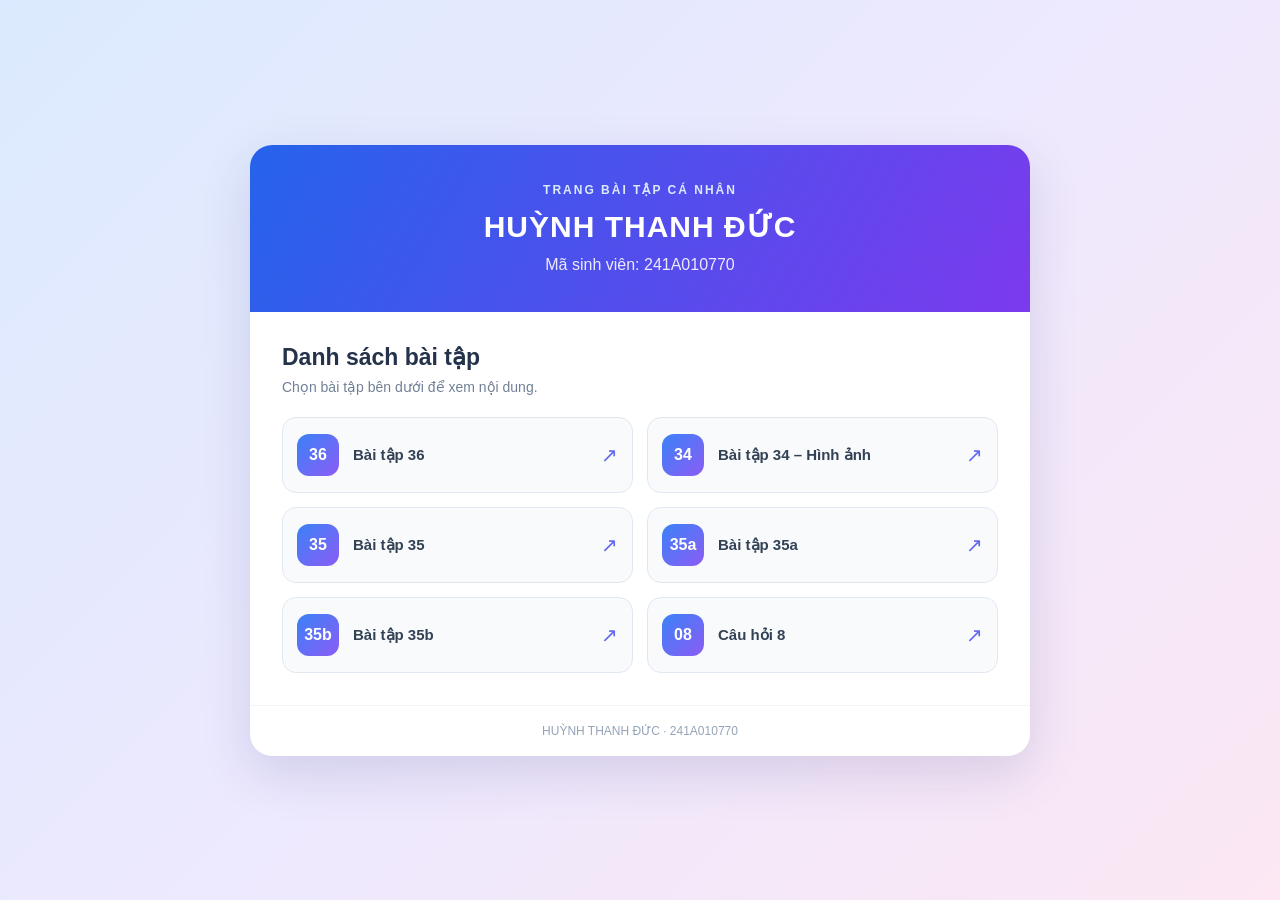
<file: index.html>
<!DOCTYPE html>
<html lang="vi">
<head>
    <meta charset="UTF-8">
    <meta name="viewport" content="width=device-width, initial-scale=1.0">
    <title>HUỲNH THANH ĐỨC_241A010770 | Danh sách bài tập</title>
    <link rel="stylesheet" href="style.css">
</head>
<body>
    <main class="container">
        <header class="header">
            <div class="header-label">TRANG BÀI TẬP CÁ NHÂN</div>
            <h1>HUỲNH THANH ĐỨC</h1>
            <p class="student-id">Mã sinh viên: 241A010770</p>
        </header>

        <section class="content">
            <h2>Danh sách bài tập</h2>
            <p class="description">Chọn bài tập bên dưới để xem nội dung.</p>

            <div class="link-list">
                <a class="link-card" href="https://bai36-ydf1.netlify.app/" target="_blank" rel="noopener noreferrer">
                    <span class="number">36</span>
                    <span class="link-name">Bài tập 36</span>
                    <span class="arrow">↗</span>
                </a>

                <a class="link-card" href="bai34.png" target="_blank" rel="noopener noreferrer">
                    <span class="number">34</span>
                    <span class="link-name">Bài tập 34 – Hình ảnh</span>
                    <span class="arrow">↗</span>
                </a>

                <a class="link-card" href="https://bai-tap-35.netlify.app/" target="_blank" rel="noopener noreferrer">
                    <span class="number">35</span>
                    <span class="link-name">Bài tập 35</span>
                    <span class="arrow">↗</span>
                </a>

                <a class="link-card" href="https://bai35a-9vim.netlify.app/" target="_blank" rel="noopener noreferrer">
                    <span class="number">35a</span>
                    <span class="link-name">Bài tập 35a</span>
                    <span class="arrow">↗</span>
                </a>

                <a class="link-card" href="https://bai35b-jxm9.netlify.app/" target="_blank" rel="noopener noreferrer">
                    <span class="number">35b</span>
                    <span class="link-name">Bài tập 35b</span>
                    <span class="arrow">↗</span>
                </a>

                <a class="link-card" href="https://b-i-t-p-19.netlify.app/" target="_blank" rel="noopener noreferrer">
                    <span class="number">08</span>
                    <span class="link-name">Câu hỏi 8</span>
                    <span class="arrow">↗</span>
                </a>
            </div>
        </section>

        <footer class="footer">
            HUỲNH THANH ĐỨC · 241A010770
        </footer>
    </main>
</body>
</html>
</file>
<file: style.css>
* {
    box-sizing: border-box;
}

body {
    margin: 0;
    min-height: 100vh;
    padding: 35px 16px;
    display: flex;
    justify-content: center;
    align-items: center;
    font-family: Arial, sans-serif;
    color: #24324a;
    background: linear-gradient(135deg, #dbeafe, #ede9fe, #fce7f3);
}

.container {
    width: 100%;
    max-width: 780px;
    overflow: hidden;
    background: #ffffff;
    border-radius: 22px;
    box-shadow: 0 18px 50px rgba(49, 46, 129, 0.15);
}

.header {
    padding: 38px 24px;
    text-align: center;
    color: white;
    background: linear-gradient(120deg, #2563eb, #7c3aed);
}

.header-label {
    margin-bottom: 12px;
    font-size: 12px;
    font-weight: bold;
    letter-spacing: 2px;
    color: #dbeafe;
}

.header h1 {
    margin: 0;
    font-size: 30px;
    letter-spacing: 1px;
}

.student-id {
    margin: 12px 0 0;
    color: #ede9fe;
    font-size: 16px;
}

.content {
    padding: 32px;
}

.content h2 {
    margin: 0 0 8px;
    font-size: 23px;
}

.description {
    margin: 0 0 22px;
    color: #718096;
    font-size: 14px;
}

.link-list {
    display: grid;
    grid-template-columns: repeat(2, minmax(0, 1fr));
    gap: 14px;
}

.link-card {
    min-height: 76px;
    display: flex;
    align-items: center;
    gap: 14px;
    padding: 14px;
    color: #334155;
    text-decoration: none;
    background: #f8fafc;
    border: 1px solid #e2e8f0;
    border-radius: 14px;
    transition: 0.2s ease;
}

.link-card:hover {
    transform: translateY(-3px);
    border-color: #818cf8;
    background: #eef2ff;
    box-shadow: 0 8px 20px rgba(99, 102, 241, 0.12);
}

.number {
    width: 42px;
    height: 42px;
    display: grid;
    place-items: center;
    flex-shrink: 0;
    color: white;
    font-weight: bold;
    background: linear-gradient(135deg, #3b82f6, #8b5cf6);
    border-radius: 12px;
}

.link-name {
    flex: 1;
    font-size: 15px;
    font-weight: bold;
}

.arrow {
    color: #6366f1;
    font-size: 20px;
}

.footer {
    padding: 18px;
    text-align: center;
    color: #94a3b8;
    font-size: 12px;
    border-top: 1px solid #f1f5f9;
}

@media (max-width: 560px) {
    body {
        align-items: flex-start;
        padding: 18px 12px;
    }

    .header {
        padding: 30px 16px;
    }

    .header h1 {
        font-size: 23px;
    }

    .content {
        padding: 24px 18px;
    }

    .link-list {
        grid-template-columns: 1fr;
    }
}
</file>
